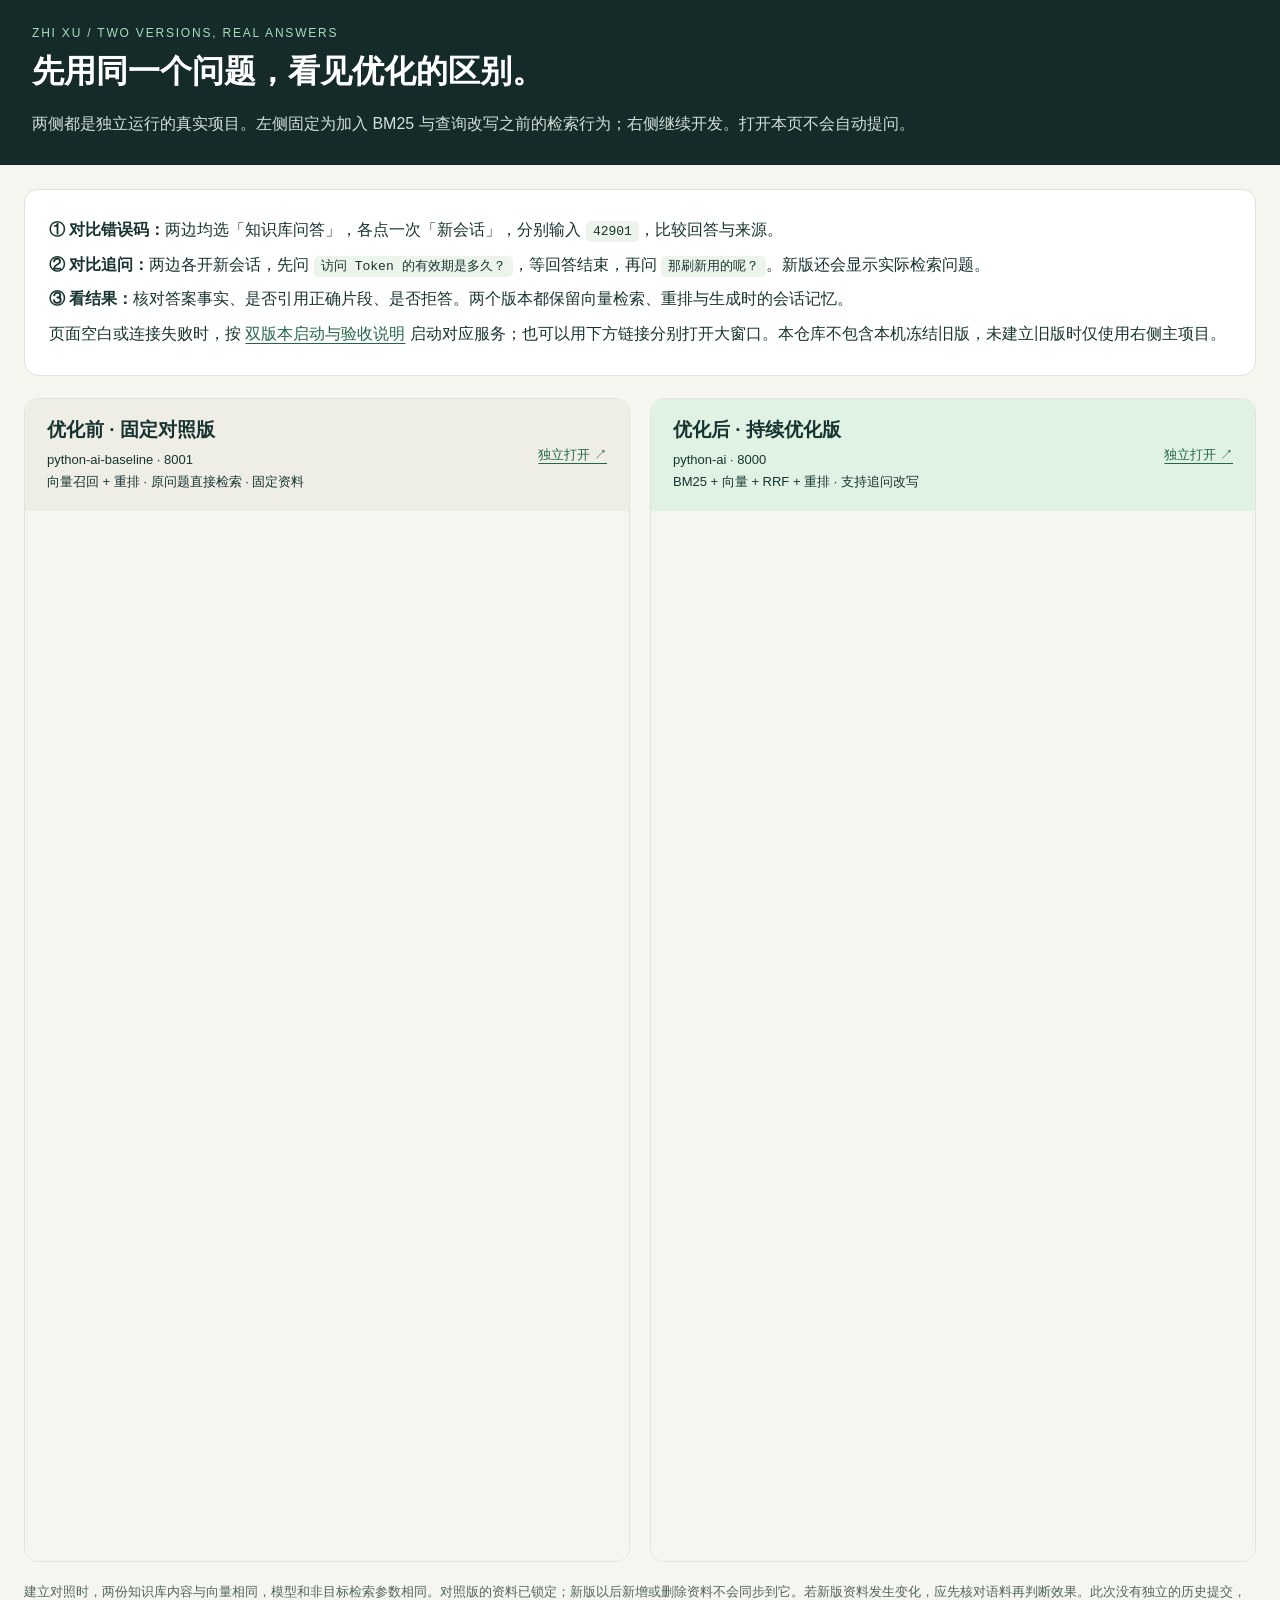
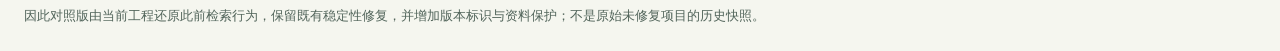
<file: src/python_ai/static/demo/compare.html>
<!doctype html>
<html lang="zh-CN">
<head>
  <meta charset="utf-8">
  <meta name="viewport" content="width=device-width, initial-scale=1">
  <title>知序 · 双版本实测</title>
  <link rel="icon" href="data:,">
  <style>
    :root { color-scheme: light; font-family: "Segoe UI", "Microsoft YaHei", sans-serif; color: #183430; background: #f5f6ef; }
    * { box-sizing: border-box; }
    body { margin: 0; }
    header { padding: 26px 32px; background: #142b29; color: #fff; }
    .eyebrow { color: #a8dcbd; font-size: 12px; letter-spacing: .15em; }
    h1 { font-size: clamp(22px, 3vw, 32px); margin: 10px 0; }
    header p { max-width: 1000px; line-height: 1.8; margin-bottom: 0; color: #d2e1d9; }
    main { padding: 24px; }
    .guide { background: white; border: 1px solid #dfe5db; border-radius: 14px; padding: 20px 24px; margin-bottom: 22px; line-height: 1.8; }
    .guide p { margin: 6px 0; }
    code { background: #edf4ec; border-radius: 5px; padding: 3px 7px; }
    .columns { display: grid; grid-template-columns: 1fr 1fr; gap: 20px; }
    article { min-width: 0; border: 1px solid #dfe5db; background: white; border-radius: 14px; overflow: hidden; }
    .label { display: flex; align-items: center; justify-content: space-between; flex-wrap: wrap; gap: 12px; padding: 18px 22px; }
    .old { background: #eeede6; }
    .new { background: #e0f2e4; }
    h2 { font-size: 19px; margin: 0 0 6px; }
    .label p { font-size: 13px; margin: 0; line-height: 1.7; }
    a { color: #246747; text-underline-offset: 4px; }
    .label a { font-size: 13px; white-space: nowrap; }
    iframe { display: block; border: 0; width: 100%; height: 1050px; background: #f5f6ef; }
    .note { line-height: 1.8; font-size: 13px; color: #52655b; margin: 18px 0 0; }
    @media (max-width: 1000px) { .columns { grid-template-columns: 1fr; } header { padding: 24px; } main { padding: 16px; } iframe { height: 980px; } }
  </style>
</head>
<body>
  <header>
    <div class="eyebrow">ZHI XU / TWO VERSIONS, REAL ANSWERS</div>
    <h1>先用同一个问题，看见优化的区别。</h1>
    <p>两侧都是独立运行的真实项目。左侧固定为加入 BM25 与查询改写之前的检索行为；右侧继续开发。打开本页不会自动提问。</p>
  </header>
  <main>
    <section class="guide" aria-label="对照步骤">
      <p><strong>① 对比错误码：</strong>两边均选「知识库问答」，各点一次「新会话」，分别输入 <code>42901</code>，比较回答与来源。</p>
      <p><strong>② 对比追问：</strong>两边各开新会话，先问 <code>访问 Token 的有效期是多久？</code>，等回答结束，再问 <code>那刷新用的呢？</code>。新版还会显示实际检索问题。</p>
      <p><strong>③ 看结果：</strong>核对答案事实、是否引用正确片段、是否拒答。两个版本都保留向量检索、重排与生成时的会话记忆。</p>
      <p>页面空白或连接失败时，按 <a href="/demo/comparison-guide" target="_blank" rel="noopener">双版本启动与验收说明</a> 启动对应服务；也可以用下方链接分别打开大窗口。本仓库不包含本机冻结旧版，未建立旧版时仅使用右侧主项目。</p>
    </section>
    <div class="columns">
      <article>
        <div class="label old"><div><h2>优化前 · 固定对照版</h2><p>python-ai-baseline · 8001<br>向量召回 + 重排 · 原问题直接检索 · 固定资料</p></div><a href="http://127.0.0.1:8001/#workspace" target="_blank" rel="noopener">独立打开 ↗</a></div>
        <iframe title="优化前固定对照版" src="http://127.0.0.1:8001/#workspace"></iframe>
      </article>
      <article>
        <div class="label new"><div><h2>优化后 · 持续优化版</h2><p>python-ai · 8000<br>BM25 + 向量 + RRF + 重排 · 支持追问改写</p></div><a href="http://127.0.0.1:8000/#workspace" target="_blank" rel="noopener">独立打开 ↗</a></div>
        <iframe title="优化后持续优化版" src="http://127.0.0.1:8000/#workspace"></iframe>
      </article>
    </div>
    <p class="note">建立对照时，两份知识库内容与向量相同，模型和非目标检索参数相同。对照版的资料已锁定；新版以后新增或删除资料不会同步到它。若新版资料发生变化，应先核对语料再判断效果。此次没有独立的历史提交，因此对照版由当前工程还原此前检索行为，保留既有稳定性修复，并增加版本标识与资料保护；不是原始未修复项目的历史快照。</p>
  </main>
</body>
</html>
</file>
